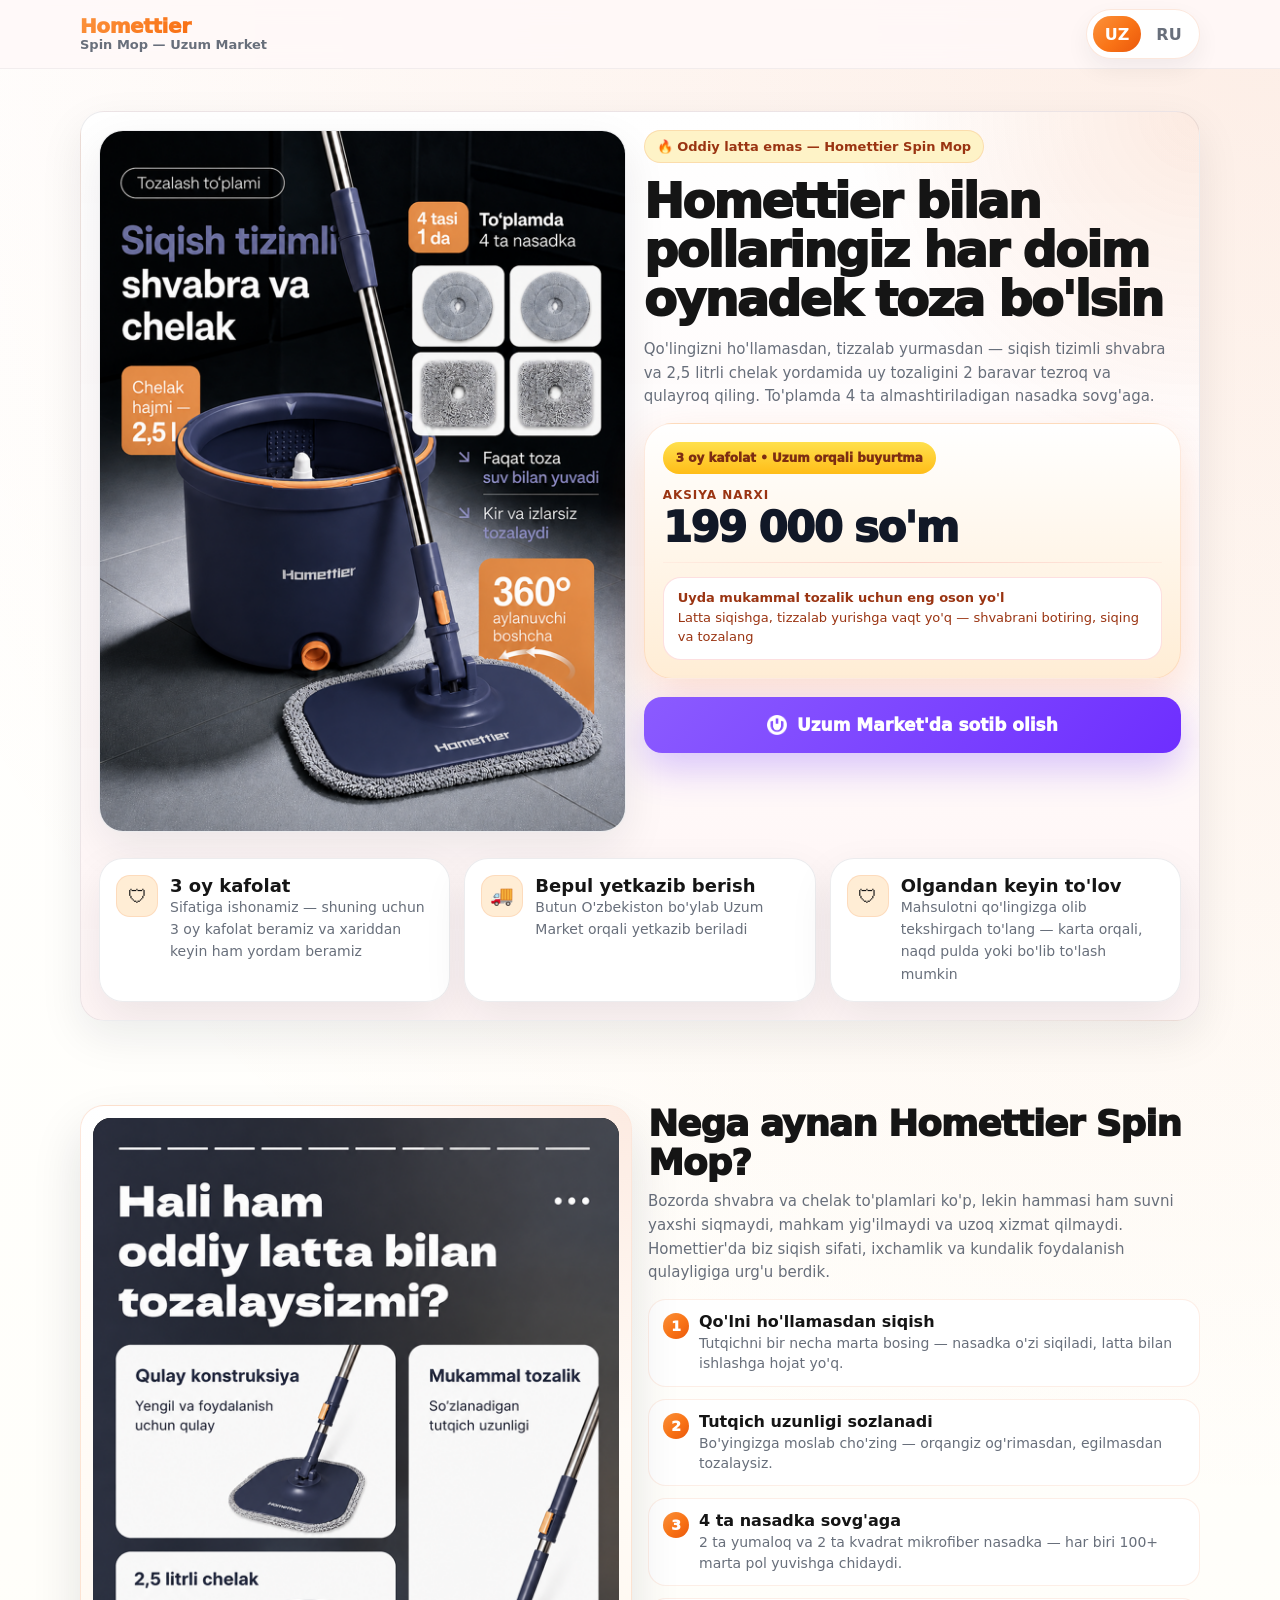
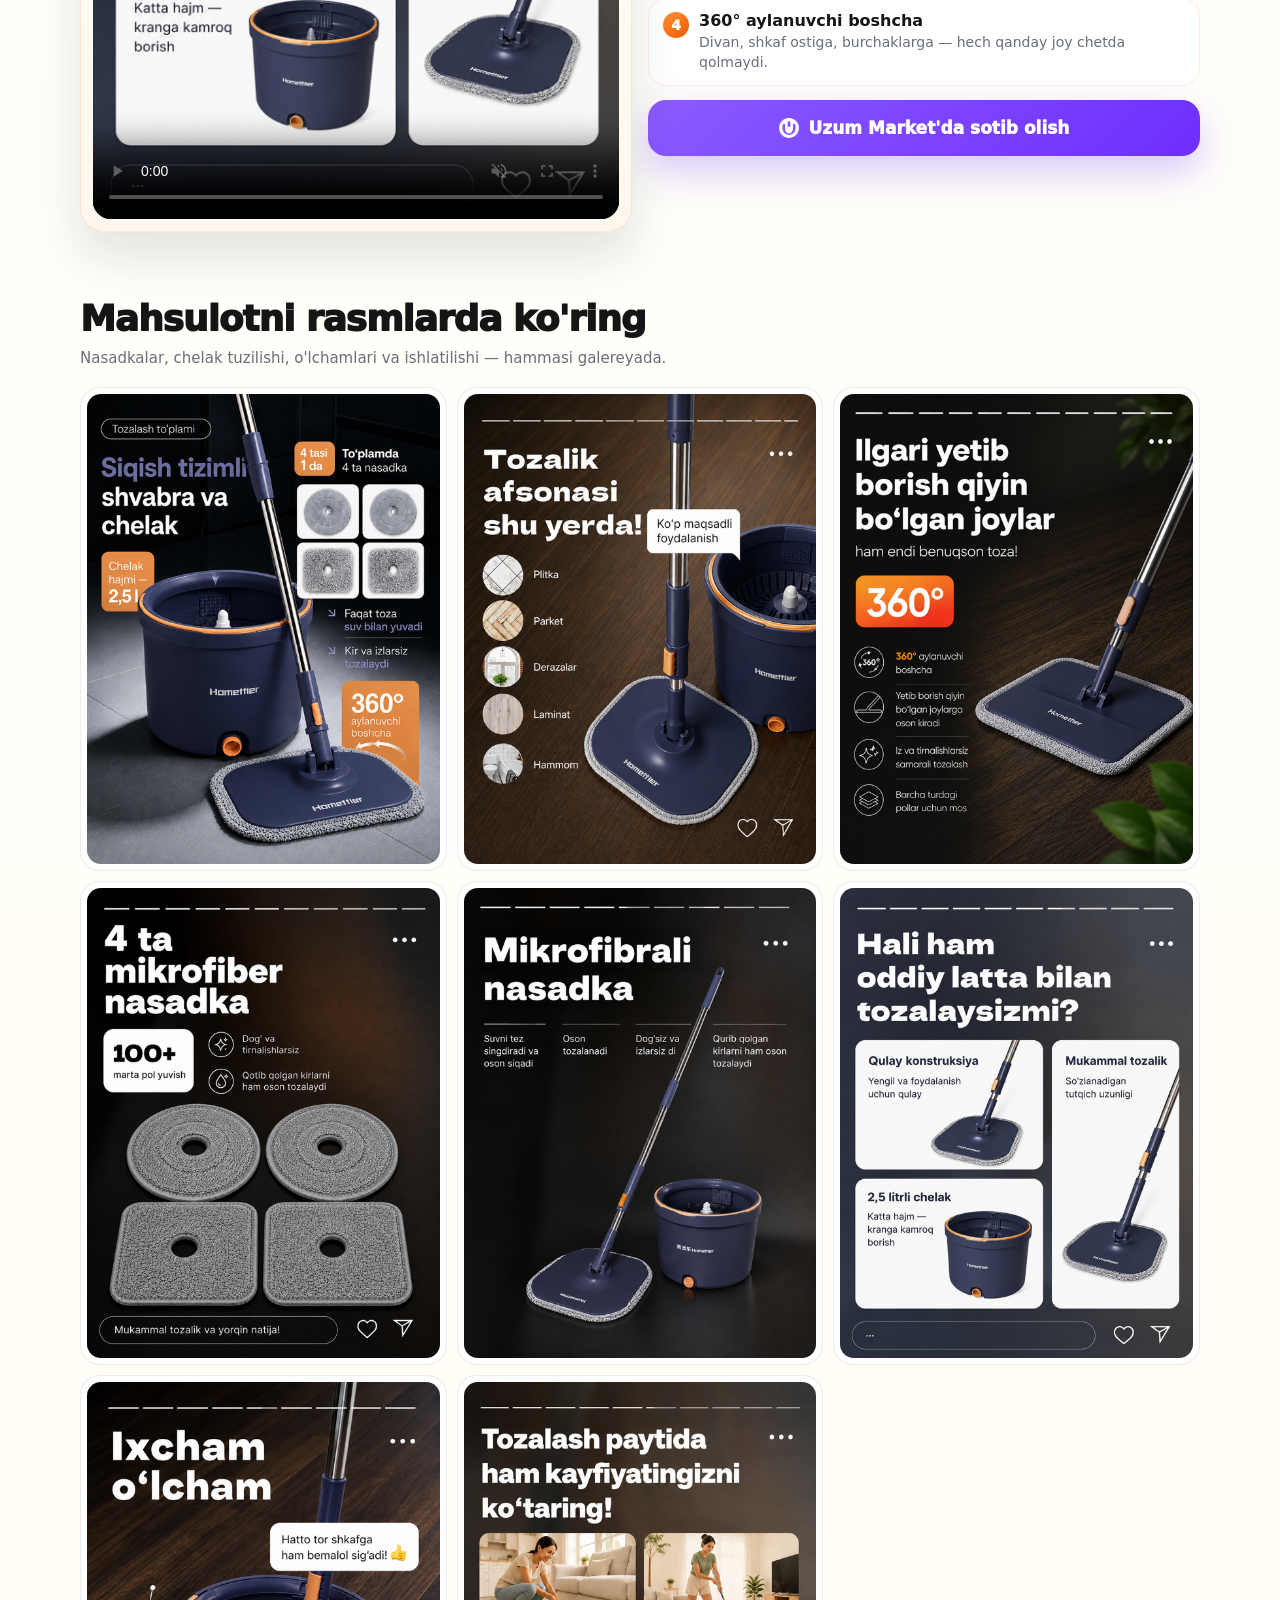
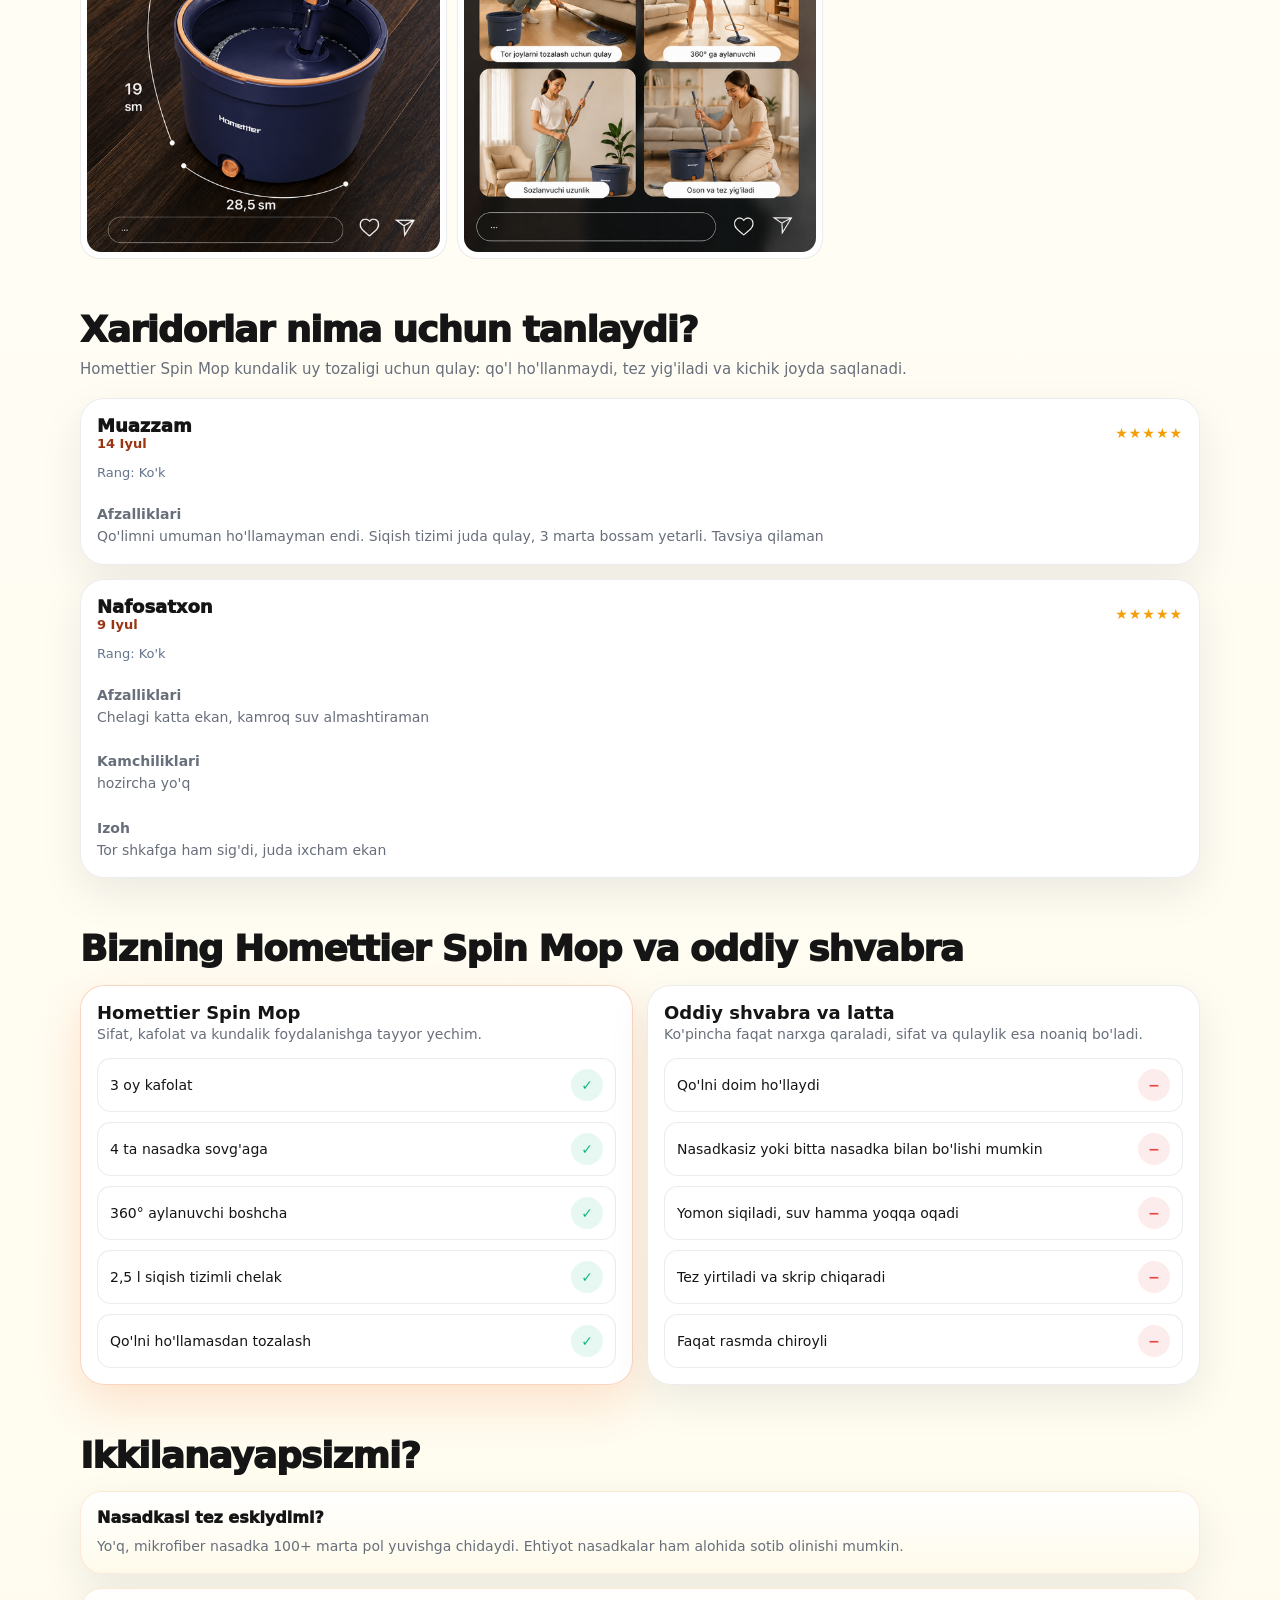
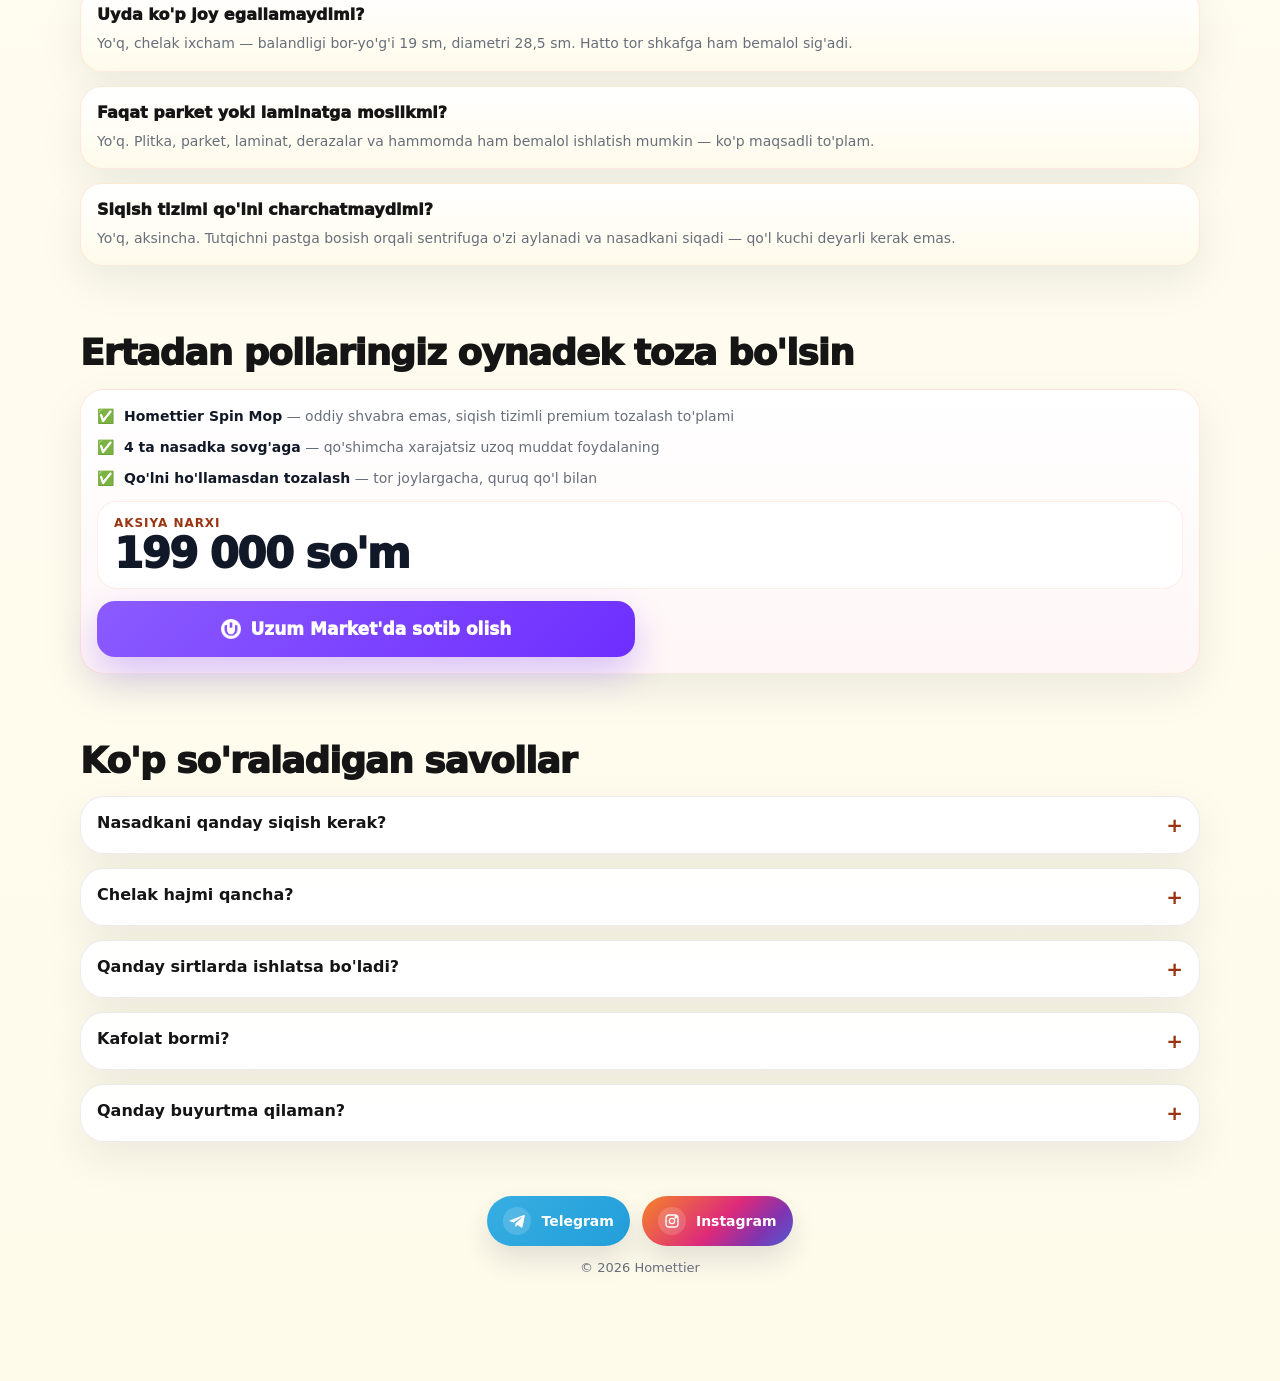
<file: homettier.html>
<!DOCTYPE html>
<html lang="uz">
<head>
  <meta charset="UTF-8" />
  <meta name="viewport" content="width=device-width, initial-scale=1.0, viewport-fit=cover" />
  <title>Homettier — Siqish tizimli Spin Mop | Uy uchun premium tozalash to'plami | Uzum Market</title>
  <meta name="description" content="Homettier Spin Mop — siqish tizimli shvabra va 2,5 litrli chelak to'plami. 4 ta mikrofiber nasadka sovg'aga, 360° aylanuvchi boshcha, qo'lni ho'llamasdan tozalash. 3 oy kafolat." />
  <meta name="theme-color" content="#ea580c" />
  <meta name="robots" content="index,follow" />
  <meta property="og:type" content="website" />
  <meta property="og:title" content="Homettier Spin Mop | Uy uchun premium tozalash to'plami — Uzum Market" />
  <meta property="og:description" content="Oddiy latta emas — Homettier Spin Mop. Qo'lingizni ho'llamasdan, tizzalab yurmasdan tozalang. 4 ta nasadka sovg'aga va 3 oy kafolat." />
  <meta property="og:image" content="images/homettier/h1.png" />
  <meta property="og:url" content="https://shopland.uz/homettier.html" />
  <meta name="twitter:card" content="summary_large_image" />
  <link rel="canonical" href="https://shopland.uz/homettier.html" />

  <link href="data:image/svg+xml,<svg xmlns='http://www.w3.org/2000/svg' viewBox='0 0 100 100'><rect width='100' height='100' rx='20' fill='%23ea580c'/><text x='50' y='74' font-family='Arial, sans-serif' font-weight='bold' font-size='58' fill='white' text-anchor='middle'>H</text></svg>" rel="icon" />
  <link rel="preconnect" href="https://images.uzum.uz" crossorigin />
  <link rel="preconnect" href="https://connect.facebook.net" crossorigin />
  <link rel="preload" as="image" href="./images/homettier/h1.png" fetchpriority="high" />

  <link rel="stylesheet" href="./css/style.css" />

  <!-- Meta Pixel Code -->
  <script>
  !function(f,b,e,v,n,t,s){if(f.fbq)return;n=f.fbq=function(){n.callMethod?n.callMethod.apply(n,arguments):n.queue.push(arguments)};if(!f._fbq)f._fbq=n;n.push=n;n.loaded=!0;n.version='2.0';n.queue=[];t=b.createElement(e);t.async=!0;t.src=v;s=b.getElementsByTagName(e)[0];s.parentNode.insertBefore(t,s)}(window, document,'script','https://connect.facebook.net/en_US/fbevents.js');
  fbq('init', '1585367583209498');
  fbq('track', 'PageView');
  </script>
  <noscript><img height="1" width="1" style="display:none" src="https://www.facebook.com/tr?id=1585367583209498&ev=PageView&noscript=1" /></noscript>
  <!-- End Meta Pixel Code -->
</head>
<body>
  <header class="topbar">
    <div class="container topbar-inner">
      <a href="#" class="brand"><span class="brand-copy"><span>Homettier</span><small data-uz="Spin Mop — Uzum Market" data-ru="Spin Mop — Uzum Market">Spin Mop — Uzum Market</small></span></a>
      <div class="lang-switch" aria-label="Language switcher"><button class="lang-btn active" data-lang-btn="uz" type="button">UZ</button><button class="lang-btn" data-lang-btn="ru" type="button">RU</button></div>
    </div>
  </header>

  <main id="top">
    <section class="hero section-lg" id="hero-section">
      <div class="container">
        <div class="hero-wrap card">
          <div class="hero-media"><img src="./images/homettier/h1.png" alt="Homettier Spin Mop — siqish tizimli shvabra va chelak to'plami" loading="eager" fetchpriority="high" decoding="async" /></div>
          <div class="hero-copy">
            <div class="eyebrow" data-uz="🔥 Oddiy latta emas — Homettier Spin Mop" data-ru="🔥 Не просто тряпка — Homettier Spin Mop">🔥 Oddiy latta emas — Homettier Spin Mop</div>
            <h1 data-uz="Homettier bilan pollaringiz har doim oynadek toza bo'lsin" data-ru="Пусть ваши полы всегда будут блестящими чистыми с Homettier">Homettier bilan pollaringiz har doim oynadek toza bo'lsin</h1>
            <p class="lead" data-uz="Qo'lingizni ho'llamasdan, tizzalab yurmasdan — siqish tizimli shvabra va 2,5 litrli chelak yordamida uy tozaligini 2 baravar tezroq va qulayroq qiling. To'plamda 4 ta almashtiriladigan nasadka sovg'aga." data-ru="Без намокания рук и ползания на коленях — с системой отжима и ведром 2,5 литра уборка дома в 2 раза быстрее и удобнее. В комплекте 4 сменные насадки в подарок.">Qo'lingizni ho'llamasdan, tizzalab yurmasdan — siqish tizimli shvabra va 2,5 litrli chelak yordamida uy tozaligini 2 baravar tezroq va qulayroq qiling. To'plamda 4 ta almashtiriladigan nasadka sovg'aga.</p>
            <div class="price-box">
              <span class="discount-pill" data-uz="3 oy kafolat • Uzum orqali buyurtma" data-ru="Гарантия 3 месяца • Заказ через Uzum">3 oy kafolat • Uzum orqali buyurtma</span>
              <div class="price-main"><div class="price-main-left"><span class="price-caption" data-uz="Aksiya narxi" data-ru="Цена по акции">Aksiya narxi</span><span class="new-price" data-uz="199 000 so'm" data-ru="199 000 сум">199 000 so'm</span></div></div>
              <div style="height:1px;background:linear-gradient(90deg,rgba(239,32,41,.04),rgba(239,32,41,.18),rgba(239,32,41,.04))"></div>
              <div style="padding:12px 14px;border-radius:18px;background:#fff;border:1px solid rgba(239,32,41,.14)"><div class="timer-label" data-uz="Uyda mukammal tozalik uchun eng oson yo'l" data-ru="Самый простой способ идеальной чистоты дома">Uyda mukammal tozalik uchun eng oson yo'l</div><p style="font-size:13px;color:#9a3412;margin-top:4px;line-height:1.45" data-uz="Latta siqishga, tizzalab yurishga vaqt yo'q — shvabrani botiring, siqing va tozalang" data-ru="Нет времени на тряпки и ползание на коленях — макайте, отжимайте и мойте">Latta siqishga, tizzalab yurishga vaqt yo'q — shvabrani botiring, siqing va tozalang</p></div>
            </div>
            <div class="btn-row" style="margin-top: 4px;"><a href="https://uzum.uz/ru/product/umnaya-shvabra-iz-indigo---251-2290269" class="btn btn-uzum" rel="nofollow noopener noreferrer" target="_blank" id="hero-uzum-btn"><img src="./assets/uzum-logo.webp" alt="Uzum logo" /><span data-uz="Uzum Market'da sotib olish" data-ru="Купить в Uzum Market">Uzum Market'da sotib olish</span></a></div>
          </div>
          <div class="proof-row-full">
            <div class="trust-item card"><div class="icon-box">🛡</div><div><h3 data-uz="3 oy kafolat" data-ru="Гарантия 3 месяца">3 oy kafolat</h3><p data-uz="Sifatiga ishonamiz — shuning uchun 3 oy kafolat beramiz va xariddan keyin ham yordam beramiz" data-ru="Мы уверены в качестве — поэтому даём гарантию 3 месяца и поддерживаем вас после покупки">Sifatiga ishonamiz — shuning uchun 3 oy kafolat beramiz va xariddan keyin ham yordam beramiz</p></div></div>
            <div class="trust-item card"><div class="icon-box">🚚</div><div><h3 data-uz="Bepul yetkazib berish" data-ru="Бесплатная доставка">Bepul yetkazib berish</h3><p data-uz="Butun O'zbekiston bo'ylab Uzum Market orqali yetkazib beriladi" data-ru="Доставка по всему Узбекистану через Uzum Market">Butun O'zbekiston bo'ylab Uzum Market orqali yetkazib beriladi</p></div></div>
            <div class="trust-item card"><div class="icon-box">🛡</div><div><h3 data-uz="Olgandan keyin to'lov" data-ru="Оплата после получения">Olgandan keyin to'lov</h3><p data-uz="Mahsulotni qo'lingizga olib tekshirgach to'lang — karta orqali, naqd pulda yoki bo'lib to'lash mumkin" data-ru="Получите товар, проверьте и только потом оплатите — картой, наличными или в рассрочку">Mahsulotni qo'lingizga olib tekshirgach to'lang — karta orqali, naqd pulda yoki bo'lib to'lash mumkin</p></div></div>
          </div>
        </div>
      </div>
    </section>

    <section class="section-lg">
      <div class="container showcase">
        <div class="video-shell card">
          <video id="inlineVideo" muted playsinline webkit-playsinline preload="none" controls loop poster="./images/homettier/h6.png">
            <source src="./assets/homettier_video.mp4" type="video/mp4" />
          </video>
        </div>
        <div style="display:grid;gap:14px;align-content:start">
          <div class="section-head" style="margin-bottom:0">
            <h2 data-uz="Nega aynan Homettier Spin Mop?" data-ru="Почему именно Homettier Spin Mop?">Nega aynan Homettier Spin Mop?</h2>
            <p class="lead" data-uz="Bozorda shvabra va chelak to'plamlari ko'p, lekin hammasi ham suvni yaxshi siqmaydi, mahkam yig'ilmaydi va uzoq xizmat qilmaydi. Homettier'da biz siqish sifati, ixchamlik va kundalik foydalanish qulayligiga urg'u berdik." data-ru="Наборов швабра-ведро много, но не все хорошо отжимают воду, собираются крепко и служат долго. В Homettier мы сделали акцент на качестве отжима, компактности и удобстве ежедневного использования.">Bozorda shvabra va chelak to'plamlari ko'p, lekin hammasi ham suvni yaxshi siqmaydi, mahkam yig'ilmaydi va uzoq xizmat qilmaydi. Homettier'da biz siqish sifati, ixchamlik va kundalik foydalanish qulayligiga urg'u berdik.</p>
          </div>
          <div class="feature-list">
            <div class="feature-line"><div class="red-dot">1</div><div><b data-uz="Qo'lni ho'llamasdan siqish" data-ru="Отжим без намокания рук">Qo'lni ho'llamasdan siqish</b><span data-uz="Tutqichni bir necha marta bosing — nasadka o'zi siqiladi, latta bilan ishlashga hojat yo'q." data-ru="Нажмите ручку несколько раз — насадка отжимается сама, не нужно касаться тряпки.">Tutqichni bir necha marta bosing — nasadka o'zi siqiladi, latta bilan ishlashga hojat yo'q.</span></div></div>
            <div class="feature-line"><div class="red-dot">2</div><div><b data-uz="Tutqich uzunligi sozlanadi" data-ru="Регулируемая длина ручки">Tutqich uzunligi sozlanadi</b><span data-uz="Bo'yingizga moslab cho'zing — orqangiz og'rimasdan, egilmasdan tozalaysiz." data-ru="Отрегулируйте под свой рост — убираете без боли в спине и наклонов.">Bo'yingizga moslab cho'zing — orqangiz og'rimasdan, egilmasdan tozalaysiz.</span></div></div>
            <div class="feature-line"><div class="red-dot">3</div><div><b data-uz="4 ta nasadka sovg'aga" data-ru="4 насадки в подарок">4 ta nasadka sovg'aga</b><span data-uz="2 ta yumaloq va 2 ta kvadrat mikrofiber nasadka — har biri 100+ marta pol yuvishga chidaydi." data-ru="2 круглые и 2 квадратные микрофибровые насадки — каждая выдерживает 100+ циклов мытья.">2 ta yumaloq va 2 ta kvadrat mikrofiber nasadka — har biri 100+ marta pol yuvishga chidaydi.</span></div></div>
            <div class="feature-line"><div class="red-dot">4</div><div><b data-uz="360° aylanuvchi boshcha" data-ru="Поворотная головка 360°">360° aylanuvchi boshcha</b><span data-uz="Divan, shkaf ostiga, burchaklarga — hech qanday joy chetda qolmaydi." data-ru="Под диваном, шкафом, в углах — ни одно место не останется неочищенным.">Divan, shkaf ostiga, burchaklarga — hech qanday joy chetda qolmaydi.</span></div></div>
          </div>
          <a href="https://uzum.uz/ru/product/umnaya-shvabra-iz-indigo---251-2290269" class="btn btn-uzum" rel="nofollow noopener noreferrer" target="_blank" id="why-uzum-btn"><img src="./assets/uzum-logo.webp" alt="Uzum logo" /><span data-uz="Uzum Market'da sotib olish" data-ru="Купить в Uzum Market">Uzum Market'da sotib olish</span></a>
        </div>
      </div>
    </section>

    <section class="section">
      <div class="container">
        <div class="section-head">
          <h2 data-uz="Mahsulotni rasmlarda ko'ring" data-ru="Посмотрите товар в деталях">Mahsulotni rasmlarda ko'ring</h2>
          <p class="lead" data-uz="Nasadkalar, chelak tuzilishi, o'lchamlari va ishlatilishi — hammasi galereyada." data-ru="Насадки, устройство ведра, размеры и процесс использования — всё в галерее.">Nasadkalar, chelak tuzilishi, o'lchamlari va ishlatilishi — hammasi galereyada.</p>
        </div>
        <div class="gallery-grid" id="galleryGrid">
          <button class="gallery-card" type="button" data-popup-img="./images/homettier/h1.png"><img src="./images/homettier/h1.png" alt="Homettier Spin Mop galereya 1" loading="lazy" /></button>
          <button class="gallery-card" type="button" data-popup-img="./images/homettier/h2.png"><img src="./images/homettier/h2.png" alt="Homettier Spin Mop galereya 2" loading="lazy" /></button>
          <button class="gallery-card" type="button" data-popup-img="./images/homettier/h3.png"><img src="./images/homettier/h3.png" alt="Homettier Spin Mop galereya 3" loading="lazy" /></button>
          <button class="gallery-card" type="button" data-popup-img="./images/homettier/h4.png"><img src="./images/homettier/h4.png" alt="Homettier Spin Mop galereya 4" loading="lazy" /></button>
          <button class="gallery-card" type="button" data-popup-img="./images/homettier/h5.png"><img src="./images/homettier/h5.png" alt="Homettier Spin Mop galereya 5" loading="lazy" /></button>
          <button class="gallery-card" type="button" data-popup-img="./images/homettier/h6.png"><img src="./images/homettier/h6.png" alt="Homettier Spin Mop galereya 6" loading="lazy" /></button>
          <button class="gallery-card" type="button" data-popup-img="./images/homettier/h7.png"><img src="./images/homettier/h7.png" alt="Homettier Spin Mop galereya 7" loading="lazy" /></button>
          <button class="gallery-card" type="button" data-popup-img="./images/homettier/h8.png"><img src="./images/homettier/h8.png" alt="Homettier Spin Mop galereya 8" loading="lazy" /></button>
        </div>
      </div>
    </section>

    <section class="section" id="reviews">
      <div class="container">
        <div class="section-head">
          <h2 data-uz="Xaridorlar nima uchun tanlaydi?" data-ru="Почему покупатели выбирают нас?">Xaridorlar nima uchun tanlaydi?</h2>
          <p class="lead" data-uz="Homettier Spin Mop kundalik uy tozaligi uchun qulay: qo'l ho'llanmaydi, tez yig'iladi va kichik joyda saqlanadi." data-ru="Homettier Spin Mop удобен для ежедневной уборки: руки не мокнут, быстро складывается и хранится в небольшом месте.">Homettier Spin Mop kundalik uy tozaligi uchun qulay: qo'l ho'llanmaydi, tez yig'iladi va kichik joyda saqlanadi.</p>
        </div>
        <div class="reviews-list">
          <div class="review-card card">
            <div class="review-top">
              <div><div class="review-name">Muazzam</div><div class="review-title" data-uz="14 Iyul" data-ru="14 Июля">14 Iyul</div></div>
              <div class="stars">★★★★★</div>
            </div>
            <p class="review-text" style="color: #64748b; font-size: 13px; margin-bottom: 8px;" data-uz="Rang: Ko'k" data-ru="Цвет: Синий">Rang: Ko'k</p>
            <p class="review-text" data-uz="<b>Afzalliklari</b><br>Qo'limni umuman ho'llamayman endi. Siqish tizimi juda qulay, 3 marta bossam yetarli. Tavsiya qilaman" data-ru="<b>Преимущества</b><br>Руки больше совсем не мокнут. Система отжима очень удобная, 3 нажатия достаточно. Рекомендую"><b>Afzalliklari</b><br>Qo'limni umuman ho'llamayman endi. Siqish tizimi juda qulay, 3 marta bossam yetarli. Tavsiya qilaman</p>
          </div>
          <div class="review-card card">
            <div class="review-top">
              <div><div class="review-name">Nafosatxon</div><div class="review-title" data-uz="9 Iyul" data-ru="9 Июля">9 Iyul</div></div>
              <div class="stars">★★★★★</div>
            </div>
            <p class="review-text" style="color: #64748b; font-size: 13px; margin-bottom: 8px;" data-uz="Rang: Ko'k" data-ru="Цвет: Синий">Rang: Ko'k</p>
            <p class="review-text" data-uz="<b>Afzalliklari</b><br>Chelagi katta ekan, kamroq suv almashtiraman<br><br><b>Kamchiliklari</b><br>hozircha yo'q<br><br><b>Izoh</b><br>Tor shkafga ham sig'di, juda ixcham ekan" data-ru="<b>Преимущества</b><br>Ведро оказалось большим, воду меняю реже<br><br><b>Недостатки</b><br>пока нет<br><br><b>Комментарий</b><br>Поместилось и в узкий шкаф, очень компактное"><b>Afzalliklari</b><br>Chelagi katta ekan, kamroq suv almashtiraman<br><br><b>Kamchiliklari</b><br>hozircha yo'q<br><br><b>Izoh</b><br>Tor shkafga ham sig'di, juda ixcham ekan</p>
          </div>
        </div>
      </div>
    </section>

    <section class="section">
      <div class="container">
        <div class="section-head">
          <h2 data-uz="Bizning Homettier Spin Mop va oddiy shvabra" data-ru="Наш Homettier Spin Mop и обычная швабра">Bizning Homettier Spin Mop va oddiy shvabra</h2>
        </div>
        <div class="compare-grid">
          <div class="compare-card card highlight">
            <h3 data-uz="Homettier Spin Mop" data-ru="Homettier Spin Mop">Homettier Spin Mop</h3>
            <p data-uz="Sifat, kafolat va kundalik foydalanishga tayyor yechim." data-ru="Качество, гарантия и готовое решение для ежедневной уборки.">Sifat, kafolat va kundalik foydalanishga tayyor yechim.</p>
            <div class="compare-table">
              <div class="cmp-row"><span data-uz="3 oy kafolat" data-ru="Гарантия 3 месяца">3 oy kafolat</span><span class="cmp-good">✓</span></div>
              <div class="cmp-row"><span data-uz="4 ta nasadka sovg'aga" data-ru="4 насадки в подарок">4 ta nasadka sovg'aga</span><span class="cmp-good">✓</span></div>
              <div class="cmp-row"><span data-uz="360° aylanuvchi boshcha" data-ru="Поворотная головка 360°">360° aylanuvchi boshcha</span><span class="cmp-good">✓</span></div>
              <div class="cmp-row"><span data-uz="2,5 l siqish tizimli chelak" data-ru="Ведро 2,5 л с системой отжима">2,5 l siqish tizimli chelak</span><span class="cmp-good">✓</span></div>
              <div class="cmp-row"><span data-uz="Qo'lni ho'llamasdan tozalash" data-ru="Уборка без намокания рук">Qo'lni ho'llamasdan tozalash</span><span class="cmp-good">✓</span></div>
            </div>
          </div>
          <div class="compare-card card">
            <h3 data-uz="Oddiy shvabra va latta" data-ru="Обычная швабра и тряпка">Oddiy shvabra va latta</h3>
            <p data-uz="Ko'pincha faqat narxga qaraladi, sifat va qulaylik esa noaniq bo'ladi." data-ru="Часто выбирают только по цене, а качество и удобство остаются непонятными.">Ko'pincha faqat narxga qaraladi, sifat va qulaylik esa noaniq bo'ladi.</p>
            <div class="compare-table">
              <div class="cmp-row"><span data-uz="Qo'lni doim ho'llaydi" data-ru="Руки всегда мокнут">Qo'lni doim ho'llaydi</span><span class="cmp-bad">−</span></div>
              <div class="cmp-row"><span data-uz="Nasadkasiz yoki bitta nasadka bilan bo'lishi mumkin" data-ru="Может быть без насадки или с одной">Nasadkasiz yoki bitta nasadka bilan bo'lishi mumkin</span><span class="cmp-bad">−</span></div>
              <div class="cmp-row"><span data-uz="Yomon siqiladi, suv hamma yoqqa oqadi" data-ru="Плохо отжимается, вода течёт везде">Yomon siqiladi, suv hamma yoqqa oqadi</span><span class="cmp-bad">−</span></div>
              <div class="cmp-row"><span data-uz="Tez yirtiladi va skrip chiqaradi" data-ru="Быстро рвётся и скрипит">Tez yirtiladi va skrip chiqaradi</span><span class="cmp-bad">−</span></div>
              <div class="cmp-row"><span data-uz="Faqat rasmda chiroyli" data-ru="Красиво только на фото">Faqat rasmda chiroyli</span><span class="cmp-bad">−</span></div>
            </div>
          </div>
        </div>
      </div>
    </section>

    <section class="section doubts" id="doubts">
      <div class="container">
        <div class="section-head"><h2 data-ru="Есть сомнения?" data-uz="Ikkilanayapsizmi?">Ikkilanayapsizmi?</h2></div>
        <div class="doubts-grid">
          <div class="dcard">
            <div class="q" data-ru="Насадка быстро изнашивается?" data-uz="Nasadkasi tez eskiydimi?">Nasadkasi tez eskiydimi?</div>
            <div class="a" data-ru="Нет, микрофибровая насадка выдерживает 100+ циклов мытья полов. Запасные насадки также можно докупить отдельно." data-uz="Yo'q, mikrofiber nasadka 100+ marta pol yuvishga chidaydi. Ehtiyot nasadkalar ham alohida sotib olinishi mumkin.">Yo'q, mikrofiber nasadka 100+ marta pol yuvishga chidaydi. Ehtiyot nasadkalar ham alohida sotib olinishi mumkin.</div>
          </div>
          <div class="dcard">
            <div class="q" data-ru="Не займёт много места дома?" data-uz="Uyda ko'p joy egallamaydimi?">Uyda ko'p joy egallamaydimi?</div>
            <div class="a" data-ru="Нет, ведро компактное — высота всего 19 см, диаметр 28,5 см. Поместится даже в узкий шкаф." data-uz="Yo'q, chelak ixcham — balandligi bor-yo'g'i 19 sm, diametri 28,5 sm. Hatto tor shkafga ham bemalol sig'adi.">Yo'q, chelak ixcham — balandligi bor-yo'g'i 19 sm, diametri 28,5 sm. Hatto tor shkafga ham bemalol sig'adi.</div>
          </div>
          <div class="dcard">
            <div class="q" data-ru="Подходит только для паркета или ламината?" data-uz="Faqat parket yoki laminatga moslikmi?">Faqat parket yoki laminatga moslikmi?</div>
            <div class="a" data-ru="Нет. Плитка, паркет, ламинат, окна и ванная — можно использовать везде, это многоцелевой набор." data-uz="Yo'q. Plitka, parket, laminat, derazalar va hammomda ham bemalol ishlatish mumkin — ko'p maqsadli to'plam.">Yo'q. Plitka, parket, laminat, derazalar va hammomda ham bemalol ishlatish mumkin — ko'p maqsadli to'plam.</div>
          </div>
          <div class="dcard">
            <div class="q" data-ru="Система отжима не утомляет руку?" data-uz="Siqish tizimi qo'lni charchatmaydimi?">Siqish tizimi qo'lni charchatmaydimi?</div>
            <div class="a" data-ru="Нет, наоборот. Нажатием ручки вниз центрифуга сама крутится и отжимает насадку — усилие рук почти не нужно." data-uz="Yo'q, aksincha. Tutqichni pastga bosish orqali sentrifuga o'zi aylanadi va nasadkani siqadi — qo'l kuchi deyarli kerak emas.">Yo'q, aksincha. Tutqichni pastga bosish orqali sentrifuga o'zi aylanadi va nasadkani siqadi — qo'l kuchi deyarli kerak emas.</div>
          </div>
        </div>
      </div>
    </section>

    <section class="section-lg">
      <div class="container">
        <div class="section-head"><h2 data-uz="Ertadan pollaringiz oynadek toza bo'lsin" data-ru="Уже завтра ваши полы будут зеркально чистыми">Ertadan pollaringiz oynadek toza bo'lsin</h2></div>
        <div class="cta-card card">
          <div class="cta-bullets">
            <div class="item"><span>✅</span><span><strong data-uz="Homettier Spin Mop" data-ru="Homettier Spin Mop">Homettier Spin Mop</strong> — <span data-uz="oddiy shvabra emas, siqish tizimli premium tozalash to'plami" data-ru="не обычная швабра, а премиальный набор для уборки с системой отжима">oddiy shvabra emas, siqish tizimli premium tozalash to'plami</span></span></div>
            <div class="item"><span>✅</span><span><strong data-uz="4 ta nasadka sovg'aga" data-ru="4 насадки в подарок">4 ta nasadka sovg'aga</strong> — <span data-uz="qo'shimcha xarajatsiz uzoq muddat foydalaning" data-ru="пользуйтесь долго без дополнительных затрат">qo'shimcha xarajatsiz uzoq muddat foydalaning</span></span></div>
            <div class="item"><span>✅</span><span><strong data-uz="Qo'lni ho'llamasdan tozalash" data-ru="Уборка без намокания рук">Qo'lni ho'llamasdan tozalash</strong> — <span data-uz="tor joylargacha, quruq qo'l bilan" data-ru="даже в труднодоступных местах, с сухими руками">tor joylargacha, quruq qo'l bilan</span></span></div>
          </div>
          <div class="cta-price-row">
            <div class="cta-price-stack"><small data-uz="Aksiya narxi" data-ru="Цена по акции">Aksiya narxi</small><span class="new-price" data-uz="199 000 so'm" data-ru="199 000 сум">199 000 so'm</span></div>
          </div>
          <div class="cta-actions">
            <a href="https://uzum.uz/ru/product/umnaya-shvabra-iz-indigo---251-2290269" class="btn btn-uzum" rel="nofollow noopener noreferrer" target="_blank" id="cta-uzum-btn"><img src="./assets/uzum-logo.webp" alt="Uzum logo" /><span data-uz="Uzum Market'da sotib olish" data-ru="Купить в Uzum Market">Uzum Market'da sotib olish</span></a>
          </div>
        </div>
      </div>
    </section>

    <section class="section" id="faq">
      <div class="container">
        <div class="section-head"><h2 data-uz="Ko'p so'raladigan savollar" data-ru="Частые вопросы">Ko'p so'raladigan savollar</h2></div>
        <div class="faq-grid">
          <details class="faq-item card"><summary data-uz="Nasadkani qanday siqish kerak?" data-ru="Как правильно отжимать насадку?">Nasadkani qanday siqish kerak?</summary><p data-uz="Nasadkani sentrifuga bo'limiga joylashtiring va tutqichni pastga bosing. Eng yaxshi natija uchun kamida 3 marta bosish tavsiya etiladi." data-ru="Поместите насадку в секцию центрифуги и нажмите ручку вниз. Для лучшего результата рекомендуется нажать не менее 3 раз.">Nasadkani sentrifuga bo'limiga joylashtiring va tutqichni pastga bosing. Eng yaxshi natija uchun kamida 3 marta bosish tavsiya etiladi.</p></details>
          <details class="faq-item card"><summary data-uz="Chelak hajmi qancha?" data-ru="Каков объём ведра?">Chelak hajmi qancha?</summary><p data-uz="Chelak hajmi 2,5 litr — bu kranga tez-tez borishni kamaytiradi va katta xonalarni ham bir chelak suv bilan yuvish imkonini beradi." data-ru="Объём ведра 2,5 литра — это снижает частоту похода к крану и позволяет мыть большие комнаты одним ведром воды.">Chelak hajmi 2,5 litr — bu kranga tez-tez borishni kamaytiradi va katta xonalarni ham bir chelak suv bilan yuvish imkonini beradi.</p></details>
          <details class="faq-item card"><summary data-uz="Qanday sirtlarda ishlatsa bo'ladi?" data-ru="На каких поверхностях можно использовать?">Qanday sirtlarda ishlatsa bo'ladi?</summary><p data-uz="Plitka, parket, laminat, derazalar va hammom kabi barcha turdagi qattiq sirtlarda ishlatish mumkin." data-ru="Можно использовать на всех видах твёрдых поверхностей: плитка, паркет, ламинат, окна и ванная.">Plitka, parket, laminat, derazalar va hammom kabi barcha turdagi qattiq sirtlarda ishlatish mumkin.</p></details>
          <details class="faq-item card"><summary data-uz="Kafolat bormi?" data-ru="Есть гарантия?">Kafolat bormi?</summary><p data-uz="Ha, Homettier Spin Mop uchun 3 oy kafolat beriladi. Savollar bo'lsa, qo'llab-quvvatlash xizmatiga yozishingiz mumkin." data-ru="Да, на Homettier Spin Mop действует гарантия 3 месяца. По вопросам можно написать в службу поддержки.">Ha, Homettier Spin Mop uchun 3 oy kafolat beriladi. Savollar bo'lsa, qo'llab-quvvatlash xizmatiga yozishingiz mumkin.</p></details>
          <details class="faq-item card"><summary data-uz="Qanday buyurtma qilaman?" data-ru="Как заказать?">Qanday buyurtma qilaman?</summary><p data-uz="Sahifadagi Uzum tugmasini bosing va mahsulot kartasi orqali buyurtma bering." data-ru="Нажмите кнопку Uzum на странице и оформите заказ через карточку товара.">Sahifadagi Uzum tugmasini bosing va mahsulot kartasi orqali buyurtma bering.</p></details>
        </div>
      </div>
    </section>
  </main>

  <div class="sticky-cta" id="stickyCta">
    <a href="https://uzum.uz/ru/product/umnaya-shvabra-iz-indigo---251-2290269" class="btn btn-uzum" rel="nofollow noopener noreferrer" target="_blank" id="sticky-uzum-btn"><img src="./assets/uzum-logo.webp" alt="Uzum logo" /><span data-uz="Uzum Market'da sotib olish" data-ru="Купить в Uzum Market">Uzum Market'da sotib olish</span></a>
  </div>

  <div class="sticky-mini-video" id="stickyMiniVideo">
    <button class="sticky-mini-video-close" type="button" id="stickyMiniVideoClose" aria-label="Close">×</button>
    <button class="sticky-mini-video-open" type="button" id="stickyMiniVideoOpen" aria-label="Open video">
      <video id="stickyMiniVideoEl" muted playsinline webkit-playsinline preload="none" loop poster="./images/homettier/h6.png">
        <source src="./assets/homettier_video.mp4" type="video/mp4" />
      </video>
      <div class="sticky-mini-video-overlay"><span class="sticky-mini-video-live-dot" aria-hidden="true"></span><span>Video</span></div>
    </button>
  </div>

  <div class="modal" id="galleryModal" aria-hidden="true">
    <div class="modal-content">
      <button class="modal-close" type="button" aria-label="Close">×</button>
      <img id="modalImage" alt="Gallery image" />
      <div class="modal-nav"><button type="button" id="prevImage">‹</button><button type="button" id="nextImage">›</button></div>
    </div>
  </div>

  <div class="video-modal" id="videoModal" aria-hidden="true">
    <div class="video-modal-content">
      <button class="video-close" type="button" aria-label="Close">×</button>
      <div class="video-title" data-uz="Homettier Spin Mop real video" data-ru="Реальное видео Homettier Spin Mop">Homettier Spin Mop real video</div>
      <video id="modalVideo" controls playsinline webkit-playsinline preload="none" poster="./images/homettier/h6.png">
        <source src="./assets/homettier_video.mp4" type="video/mp4" />
      </video>
      <div class="video-cta-wrap">
        <a href="https://uzum.uz/ru/product/umnaya-shvabra-iz-indigo---251-2290269" class="btn btn-uzum" rel="nofollow noopener noreferrer" target="_blank" id="video-modal-uzum-btn"><img src="./assets/uzum-logo.webp" alt="Uzum logo" /><span data-uz="Uzum Market'da sotib olish" data-ru="Купить в Uzum Market">Uzum Market'da sotib olish</span></a>
      </div>
    </div>
  </div>

  <footer>
    <div class="container">
      <div class="footer-socials">
        <a class="social-pill social-pill--telegram" href="https://t.me/homettier" target="_blank" rel="noopener noreferrer" id="footer-telegram">
          <span class="social-icon"><svg viewBox="0 0 24 24" fill="currentColor"><path d="M9.78 15.56 9.4 20.9c.54 0 .78-.23 1.06-.5l2.54-2.43 5.27 3.86c.97.54 1.65.26 1.91-.9l3.47-16.26.01-.01c.31-1.45-.52-2.02-1.47-1.66L1.79 10.87c-1.39.54-1.37 1.32-.24 1.67l5.22 1.63L18.9 6.56c.57-.35 1.09-.16.66.19"/></svg></span>Telegram
        </a>
        <a class="social-pill social-pill--instagram" href="https://www.instagram.com/chegirmauzz/" target="_blank" rel="noopener noreferrer" id="footer-instagram">
          <span class="social-icon"><svg viewBox="0 0 24 24" fill="none" stroke="currentColor" stroke-width="2"><rect x="3" y="3" width="18" height="18" rx="5"></rect><circle cx="12" cy="12" r="4"></circle><circle cx="17.5" cy="6.5" r="1"></circle></svg></span>Instagram
        </a>
      </div>
      <div>© 2026 Homettier</div>
    </div>
  </footer>

  <script src="./js/homettier.js"></script>
</body>
</html>
</file>
<file: css/style.css>
:root {
  --brand: #ea580c;
  --brand2: #f97316;
  --brand3: #fb923c;
  --uzum: #6E2EFF;
  --uzum2: #8b5bff;
  --text: #151515;
  --muted: #686f7b;
  --bg: #fffbeb;
  --panel: #fff;
  --line: rgba(17, 24, 39, .08);
  --shadow: 0 16px 44px rgba(17, 24, 39, .08);
  --shadow-red: 0 18px 46px rgba(234, 88, 12, .16);
  --shadow-strong: 0 24px 50px rgba(17, 24, 39, .12);
  --radius: 24px;
  --container: 1120px;
  --grad: linear-gradient(135deg, var(--brand3), var(--brand2) 55%, var(--brand));
  --uzum-grad: linear-gradient(135deg, var(--uzum2), var(--uzum));
}

* {
  box-sizing: border-box;
}

html {
  scroll-behavior: smooth;
}

body {
  margin: 0;
  font-family: Inter, ui-sans-serif, system-ui, -apple-system, BlinkMacSystemFont, "Segoe UI", sans-serif;
  color: var(--text);
  background: radial-gradient(circle at top right, rgba(234, 88, 12, .10), transparent 24%), linear-gradient(180deg, #fff 0%, var(--bg) 100%);
  -webkit-font-smoothing: antialiased;
  text-rendering: optimizeLegibility;
  padding-bottom: 96px;
}

img {
  display: block;
  max-width: 100%;
}

a {
  text-decoration: none;
  color: inherit;
}

button {
  font: inherit;
}

.container {
  width: min(calc(100% - 30px), var(--container));
  margin: 0 auto;
}

.section {
  padding: 26px 0;
}

.section-lg {
  padding: 42px 0;
}

.card,
.soft-card {
  background: rgba(255, 255, 255, .96);
  border: 1px solid var(--line);
  border-radius: var(--radius);
  box-shadow: var(--shadow);
}

.soft-card {
  background: linear-gradient(180deg, #fff, #fff7ed);
  border-color: rgba(234, 88, 12, .12);
}

.topbar {
  position: sticky;
  top: 0;
  z-index: 50;
  background: rgba(255, 248, 248, .86);
  border-bottom: 1px solid rgba(17, 24, 39, .05);
  backdrop-filter: blur(14px);
  -webkit-backdrop-filter: blur(14px);
}

.topbar-inner {
  min-height: 68px;
  display: flex;
  align-items: center;
  justify-content: space-between;
  gap: 12px;
}

.brand {
  display: inline-flex;
  align-items: center;
  gap: 12px;
  font-weight: 900;
}

.brand img {
  width: 40px;
  height: 40px;
  border-radius: 14px;
  object-fit: contain;
  padding: 8px;
  background: var(--grad);
  box-shadow: 0 10px 24px rgba(234, 88, 12, .18);
}

.brand-copy > span {
  display: block;
  font-size: 20px;
  line-height: 1.02;
  letter-spacing: -.02em;
  font-weight: 950;
  background: var(--grad);
  -webkit-background-clip: text;
  background-clip: text;
  color: transparent;
}

.brand-copy small {
  display: block;
  color: var(--muted);
  font-size: 13px;
  font-weight: 800;
}

.lang-switch {
  display: inline-flex;
  gap: 4px;
  padding: 6px;
  border-radius: 999px;
  background: #fff;
  border: 1px solid rgba(234, 88, 12, .14);
  box-shadow: 0 10px 24px rgba(17, 24, 39, .06);
}

.lang-btn {
  min-width: 48px;
  height: 36px;
  border: 0;
  border-radius: 999px;
  background: transparent;
  color: var(--muted);
  font-weight: 900;
  cursor: pointer;
  transition: all 0.2s ease;
}

.lang-btn.active {
  color: #fff;
  background: var(--grad);
}

h1, h2, h3, p {
  margin: 0;
}

h1 {
  font-size: clamp(29px, 6vw, 48px);
  line-height: 1.02;
  letter-spacing: -.04em;
  font-weight: 950;
}

h2 {
  font-size: clamp(24px, 5vw, 36px);
  line-height: 1.08;
  letter-spacing: -.03em;
  font-weight: 950;
}

h3 {
  font-size: 18px;
  line-height: 1.2;
}

.lead {
  font-size: 15px;
  color: var(--muted);
  line-height: 1.58;
}

.section-head {
  display: grid;
  gap: 8px;
  margin-bottom: 16px;
}

.eyebrow {
  width: fit-content;
  display: inline-flex;
  align-items: center;
  gap: 8px;
  padding: 8px 12px;
  border-radius: 999px;
  background: #fef3c7;
  border: 1px solid rgba(234, 88, 12, .14);
  color: #9a3412;
  font-size: 13px;
  font-weight: 900;
}

.hero-wrap {
  display: grid;
  grid-template-columns: minmax(0, 1fr) minmax(0, 1.02fr);
  gap: 18px;
  padding: 18px;
  overflow: hidden;
  background: radial-gradient(circle at 100% 0%, rgba(234, 88, 12, .12), transparent 24%), linear-gradient(180deg, rgba(255, 255, 255, .98), rgba(255, 245, 245, .96));
}

.hero-copy {
  display: grid;
  gap: 14px;
  align-content: start;
}

.hero-media {
  overflow: hidden;
  border-radius: 24px;
  border: 1px solid var(--line);
  background: #fff;
  box-shadow: var(--shadow);
  align-self: start;
}

.hero-media img {
  width: 100%;
  height: auto;
  display: block;
}

.price-box {
  display: grid;
  gap: 14px;
  padding: 18px;
  border-radius: 28px;
  background: linear-gradient(180deg, #fff, #ffedd5);
  border: 1px solid rgba(234, 88, 12, .12);
  box-shadow: var(--shadow-red);
}

.discount-pill {
  display: inline-flex;
  width: fit-content;
  padding: 9px 13px;
  border-radius: 999px;
  background: linear-gradient(180deg, #ffe04d, #ffbd18);
  color: #7c2d12;
  font-size: 12px;
  font-weight: 950;
}

.price-main {
  display: grid;
  grid-template-columns: 1fr auto;
  gap: 14px;
  align-items: end;
}

.price-main-left,
.price-main-right {
  display: grid;
  gap: 6px;
}

.price-main-right {
  text-align: right;
  justify-items: end;
}

.price-caption,
.old-price-label {
  font-size: 12px;
  font-weight: 800;
  color: #9a3412;
  text-transform: uppercase;
  letter-spacing: .08em;
}

.new-price {
  font-size: 42px;
  line-height: .95;
  font-weight: 950;
  color: #111827;
  letter-spacing: -.04em;
}

.old-price {
  font-size: 17px;
  font-weight: 800;
  color: #9ca3af;
  text-decoration: line-through;
  white-space: nowrap;
}

.timer-label {
  font-size: 13px;
  font-weight: 900;
  color: #9a3412;
}

.timer {
  display: grid;
  grid-template-columns: repeat(4, 1fr);
  gap: 8px;
  max-width: 360px;
}

.timer-item {
  background: #fff;
  border: 1px solid rgba(234, 88, 12, .14);
  border-radius: 16px;
  padding: 10px 6px;
  text-align: center;
}

.timer-item strong {
  display: block;
  font-size: 18px;
  line-height: 1;
  margin-bottom: 4px;
}

.timer-item span {
  font-size: 11px;
  color: #9a3412;
}

.btn-row {
  display: grid;
  gap: 10px;
}

.btn,
.btn-ghost {
  min-height: 56px;
  border: 0;
  border-radius: 18px;
  display: inline-flex;
  align-items: center;
  justify-content: center;
  padding: 0 20px;
  color: #fff;
  font-weight: 950;
  cursor: pointer;
  background: var(--grad);
  box-shadow: 0 14px 32px rgba(234, 88, 12, .22);
  font-size: 17px;
  transition: transform .18s ease;
}

.btn:hover {
  transform: translateY(-1px);
}

.btn-ghost {
  background: #fff;
  color: #111827;
  border: 1px solid rgba(17, 24, 39, .10);
  box-shadow: none;
}

.btn-uzum {
  background: var(--uzum-grad);
  box-shadow: 0 16px 36px rgba(110, 46, 255, .26);
  gap: 10px;
}

.btn-uzum img {
  width: 20px;
  height: 20px;
  border-radius: 6px;
  object-fit: cover;
  filter: brightness(0) invert(1);
}

.proof-row,
.proof-row-full,
.trust-grid,
.benefits-grid,
.compare-grid,
.faq-grid,
.doubts-grid {
  display: grid;
  gap: 14px;
}

.proof-row,
.trust-grid,
.compare-grid {
  grid-template-columns: repeat(2, minmax(0, 1fr));
}

.proof-row-full {
  grid-column: 1 / -1;
  grid-template-columns: repeat(3, minmax(0, 1fr));
  padding-top: 8px;
}

.trust-item {
  display: flex;
  gap: 12px;
  align-items: flex-start;
  padding: 16px;
}

.trust-item p,
.dcard .a,
.faq-item p,
.compare-card p {
  font-size: 14px;
  color: var(--muted);
  line-height: 1.58;
}

.icon-box {
  width: 42px;
  height: 42px;
  flex: 0 0 42px;
  border-radius: 14px;
  display: grid;
  place-items: center;
  background: #ffedd5;
  border: 1px solid rgba(234, 88, 12, .12);
  font-size: 19px;
}

.showcase {
  display: grid;
  grid-template-columns: minmax(0, 1fr) minmax(0, 1fr);
  gap: 16px;
}

.stepper-photo {
  overflow: hidden;
  border-radius: 24px;
  border: 1px solid var(--line);
  background: #fff;
  box-shadow: var(--shadow);
}

.stepper-photo img {
  width: 100%;
  height: 100%;
  object-fit: cover;
}

.feature-list {
  display: grid;
  gap: 12px;
}

.feature-line {
  display: flex;
  align-items: flex-start;
  gap: 10px;
  padding: 12px 14px;
  border-radius: 18px;
  background: #fff;
  border: 1px solid rgba(234, 88, 12, .10);
}

.feature-line b {
  display: block;
  margin-bottom: 2px;
}

.feature-line span {
  color: var(--muted);
  font-size: 14px;
  line-height: 1.45;
}

.red-dot {
  width: 26px;
  height: 26px;
  border-radius: 999px;
  flex: 0 0 26px;
  background: var(--grad);
  color: #fff;
  display: grid;
  place-items: center;
  font-size: 14px;
  font-weight: 950;
  margin-top: 1px;
}

.gallery-grid {
  display: grid;
  grid-template-columns: repeat(3, minmax(0, 1fr));
  gap: 10px;
}

.gallery-card {
  overflow: hidden;
  border-radius: 20px;
  border: 1px solid var(--line);
  background: #fff;
  padding: 6px;
  cursor: pointer;
  transition: transform .24s ease, box-shadow .24s ease;
}

.gallery-card:hover {
  transform: translateY(-4px);
  box-shadow: 0 18px 42px rgba(17, 24, 39, .10);
}

.gallery-card img {
  width: 100%;
  object-fit: cover;
  border-radius: 14px;
}

.benefits-grid {
  grid-template-columns: repeat(4, minmax(0, 1fr));
}

.benefit {
  display: flex;
  flex-direction: column;
  justify-content: center;
  align-items: center;
  text-align: center;
  gap: 8px;
  aspect-ratio: 1/1;
  padding: 16px;
}

.benefit h3 {
  font-size: 16px;
}

.warn-block {
  padding: 18px;
  border-radius: 28px;
  background: linear-gradient(180deg, #fff7ed, #ffedd5);
  border: 1px solid rgba(239, 68, 68, .22);
  box-shadow: 0 18px 42px rgba(239, 68, 68, .08);
}

.warn-head {
  display: flex;
  gap: 14px;
}

.warn-icon {
  width: 42px;
  height: 42px;
  border-radius: 14px;
  background: rgba(239, 68, 68, .10);
  border: 1px solid rgba(239, 68, 68, .20);
  display: grid;
  place-items: center;
  color: #dc2626;
  font-size: 22px;
  flex: 0 0 42px;
}

.warn-icon:after {
  content: "!";
  font-weight: 950;
}

.warn-copy {
  display: grid;
  gap: 10px;
}

.warn-copy h3 {
  font-size: 26px;
  line-height: 1.05;
  letter-spacing: -.03em;
}

.warn {
  color: #dc2626;
}

.warn-copy p {
  font-size: 15px;
  color: #7f1d1d;
  line-height: 1.58;
}

.compare-card,
.faq-item,
.dcard,
.cta-card {
  padding: 16px;
}

.compare-card.highlight {
  border: 1.5px solid rgba(234, 88, 12, .25);
  box-shadow: var(--shadow-red);
}

.compare-table {
  display: grid;
  gap: 10px;
  margin-top: 12px;
}

.cmp-row {
  display: grid;
  grid-template-columns: 1fr auto;
  gap: 8px;
  align-items: center;
  padding: 10px 12px;
  border-radius: 14px;
  background: #fff;
  border: 1px solid var(--line);
  font-size: 14px;
}

.cmp-good,
.cmp-bad {
  min-width: 32px;
  height: 32px;
  padding: 0 10px;
  display: inline-flex;
  align-items: center;
  justify-content: center;
  border-radius: 999px;
  font-weight: 900;
}

.cmp-good {
  background: rgba(16, 185, 129, .10);
  color: #10b981;
}

.cmp-bad {
  background: rgba(239, 68, 68, .10);
  color: #ef4444;
}

.doubts-grid {
  grid-template-columns: 1fr;
}

.dcard {
  background: linear-gradient(180deg, #fff, #fffbeb);
  border: 1px solid rgba(234, 88, 12, .12);
  border-radius: 22px;
  box-shadow: var(--shadow);
}

.dcard .q {
  font-size: 16px;
  font-weight: 950;
  margin-bottom: 8px;
}

.cta-card {
  display: grid;
  gap: 12px;
  background: linear-gradient(180deg, #fff, #fff6f6);
  border: 1px solid rgba(234, 88, 12, .12);
}

.cta-bullets {
  display: grid;
  gap: 10px;
}

.cta-bullets .item {
  display: flex;
  gap: 10px;
  align-items: flex-start;
  font-size: 14px;
  color: var(--muted);
  line-height: 1.5;
}

.cta-bullets .item strong {
  color: #111827;
}

.cta-price-row {
  display: flex;
  align-items: end;
  justify-content: space-between;
  gap: 12px;
  padding: 14px 16px;
  border-radius: 20px;
  background: #fff;
  border: 1px solid rgba(234, 88, 12, .10);
}

.cta-price-stack {
  display: grid;
  gap: 4px;
}

.cta-price-stack small {
  font-size: 12px;
  font-weight: 900;
  color: #9a3412;
  text-transform: uppercase;
  letter-spacing: .08em;
}

.cta-actions {
  display: grid;
  grid-template-columns: repeat(2, minmax(0, 1fr));
  gap: 10px;
}

.faq-grid {
  grid-template-columns: 1fr;
}

.faq-item summary {
  cursor: pointer;
  list-style: none;
  font-weight: 900;
  display: flex;
  justify-content: space-between;
  gap: 10px;
}

.faq-item summary::-webkit-details-marker {
  display: none;
}

.faq-item p {
  padding-top: 10px;
}

.faq-item summary:after {
  content: "+";
  font-size: 20px;
  color: #9a3412;
}

.faq-item[open] summary:after {
  content: "−";
}

.sticky-cta {
  position: fixed;
  left: 0;
  right: 0;
  bottom: 0;
  z-index: 70;
  padding: 10px 12px calc(10px + env(safe-area-inset-bottom));
  opacity: 0;
  visibility: hidden;
  pointer-events: none;
  transform: translateY(18px);
  transition: .22s;
}

.sticky-cta.show {
  opacity: 1;
  visibility: visible;
  pointer-events: auto;
  transform: translateY(0);
}

.sticky-cta > .btn {
  width: min(calc(100% - 16px), 760px);
  margin: 0 auto;
  display: flex;
}

.modal {
  position: fixed;
  inset: 0;
  z-index: 90;
  background: rgba(2, 6, 23, .58);
  display: grid;
  place-items: center;
  opacity: 0;
  visibility: hidden;
  pointer-events: none;
  transition: .24s;
  padding: 20px;
}

.modal.open {
  opacity: 1;
  visibility: visible;
  pointer-events: auto;
}

.modal-content {
  width: min(100%, 720px);
  background: #fff;
  border-radius: 24px;
  border: 1px solid var(--line);
  box-shadow: var(--shadow-red);
  position: relative;
  padding: 18px;
}

.modal-close {
  position: absolute;
  top: 12px;
  right: 12px;
  width: 48px;
  height: 48px;
  border-radius: 999px;
  border: 2px solid rgba(234, 88, 12, .24);
  background: #fff;
  color: #9a3412;
  cursor: pointer;
  font-size: 26px;
  font-weight: 900;
  z-index: 5;
}

#modalImage {
  width: 100%;
  border-radius: 18px;
  max-height: 78vh;
  object-fit: contain;
  background: #fff;
}

.modal-nav {
  display: flex;
  justify-content: space-between;
  gap: 12px;
  margin-top: 12px;
}

.modal-nav button {
  min-height: 46px;
  flex: 1;
  border: 1px solid var(--line);
  border-radius: 14px;
  background: #fff;
  font-weight: 900;
  cursor: pointer;
}

.footer-socials {
  display: flex;
  justify-content: center;
  align-items: center;
  gap: 12px;
  flex-wrap: wrap;
  margin-bottom: 14px;
}

.social-pill {
  min-height: 50px;
  display: inline-flex;
  align-items: center;
  gap: 10px;
  padding: 0 16px;
  border-radius: 999px;
  color: #fff;
  font-size: 14px;
  font-weight: 900;
  box-shadow: 0 14px 28px rgba(17, 24, 39, .12);
}

.social-pill--telegram {
  background: linear-gradient(135deg, #37aee2, #229ed9);
}

.social-pill--instagram {
  background: linear-gradient(135deg, #f58529, #dd2a7b 52%, #8134af 78%, #515bd4);
}

.social-icon {
  width: 28px;
  height: 28px;
  display: grid;
  place-items: center;
  border-radius: 999px;
  background: rgba(255, 255, 255, .16);
  flex: 0 0 28px;
}

.social-icon svg {
  width: 16px;
  height: 16px;
}

footer {
  padding: 28px 0 10px;
  color: var(--muted);
  font-size: 13px;
  text-align: center;
}

.video-shell {
  position: relative;
  overflow: hidden;
  border-radius: 24px;
  border: 1px solid rgba(234, 88, 12, .14);
  background: linear-gradient(180deg, #fff, #fff7ed);
  box-shadow: var(--shadow-strong);
  padding: 12px;
  min-height: auto;
  contain: layout paint;
}

.video-shell::before {
  content: "";
  position: absolute;
  inset: 0;
  background: radial-gradient(circle at top right, rgba(234, 88, 12, .12), transparent 36%);
  pointer-events: none;
}

.video-shell video {
  position: relative;
  z-index: 1;
  width: 100%;
  height: auto;
  object-fit: contain;
  background: #000;
  display: block;
  border-radius: 18px;
}

.video-note {
  display: flex;
  align-items: center;
  justify-content: space-between;
  gap: 10px;
  margin-top: 12px;
  padding: 12px 14px;
  border-radius: 16px;
  background: #fff;
  border: 1px solid rgba(234, 88, 12, .12);
  font-size: 13px;
  font-weight: 900;
  color: #7c2d12;
}

.video-note span::before {
  content: "";
  display: inline-block;
  width: 8px;
  height: 8px;
  border-radius: 999px;
  background: #22c55e;
  margin-right: 7px;
  box-shadow: 0 0 0 0 rgba(34, 197, 94, .4);
  animation: livePulse 1.6s ease-out infinite;
}

.reviews-list {
  display: grid;
  gap: 14px;
}

.review-card {
  display: grid;
  gap: 12px;
  padding: 16px;
}

.review-top {
  display: flex;
  align-items: center;
  justify-content: space-between;
  gap: 12px;
}

.review-name {
  font-size: 18px;
  font-weight: 950;
}

.review-title {
  font-size: 13px;
  font-weight: 900;
  color: #9a3412;
}

.stars {
  font-size: 14px;
  color: #f59e0b;
  letter-spacing: 1px;
  white-space: nowrap;
}

.review-text {
  font-size: 14px;
  color: var(--muted);
  line-height: 1.58;
}

.review-thumbs {
  display: flex;
  gap: 8px;
  flex-wrap: wrap;
}

.review-thumb {
  width: 62px;
  height: 62px;
  border-radius: 14px;
  border: 2px solid rgba(234, 88, 12, .10);
  overflow: hidden;
  padding: 0;
  background: #fff;
  cursor: pointer;
  transition: transform .18s ease, border-color .18s ease;
}

.review-thumb:hover {
  transform: translateY(-2px);
  border-color: rgba(234, 88, 12, .28);
}

.review-thumb img {
  width: 100%;
  height: 100%;
  object-fit: cover;
}

.sticky-mini-video {
  position: fixed;
  right: 12px;
  bottom: 96px;
  z-index: 69;
  width: 94px;
  border-radius: 20px;
  overflow: hidden;
  background: #fff;
  border: 1px solid rgba(234, 88, 12, .18);
  box-shadow: 0 20px 44px rgba(17, 24, 39, .18);
  opacity: 0;
  visibility: hidden;
  pointer-events: none;
  transform: translateY(18px) scale(.96);
  transition: .22s;
}

.sticky-mini-video.show {
  opacity: 1;
  visibility: visible;
  pointer-events: auto;
  transform: translateY(0) scale(1);
}

.sticky-mini-video.hidden-forever {
  display: none !important;
}

.sticky-mini-video-open {
  display: block;
  width: 100%;
  padding: 0;
  border: 0;
  background: #000;
  cursor: pointer;
  position: relative;
}

.sticky-mini-video video {
  width: 100%;
  aspect-ratio: 9/14;
  object-fit: cover;
  background: #000;
  display: block;
}

.sticky-mini-video-overlay {
  position: absolute;
  left: 6px;
  right: 6px;
  bottom: 8px;
  z-index: 2;
  display: flex;
  align-items: center;
  justify-content: center;
  gap: 5px;
  padding: 5px 6px;
  border-radius: 999px;
  background: rgba(17, 24, 39, .68);
  color: #fff;
  font-size: 10px;
  font-weight: 900;
}

.sticky-mini-video-live-dot {
  width: 7px;
  height: 7px;
  border-radius: 999px;
  background: #ff3b30;
  box-shadow: 0 0 0 0 rgba(255, 59, 48, .55);
  animation: livePulse 1.6s ease-out infinite;
}

.sticky-mini-video-close {
  position: absolute;
  top: 6px;
  right: 6px;
  z-index: 3;
  width: 28px;
  height: 28px;
  border: 0;
  border-radius: 999px;
  background: rgba(17, 24, 39, .62);
  color: #fff;
  font-size: 22px;
  line-height: 1;
  display: grid;
  place-items: center;
  cursor: pointer;
}

@keyframes livePulse {
  0% { box-shadow: 0 0 0 0 rgba(255, 59, 48, .55); }
  70% { box-shadow: 0 0 0 8px rgba(255, 59, 48, 0); }
  100% { box-shadow: 0 0 0 0 rgba(255, 59, 48, 0); }
}

.video-modal {
  position: fixed;
  inset: 0;
  z-index: 90;
  background: rgba(2, 6, 23, .58);
  display: grid;
  place-items: center;
  opacity: 0;
  visibility: hidden;
  pointer-events: none;
  transition: .24s;
  padding: 20px;
}

.video-modal.open {
  opacity: 1;
  visibility: visible;
  pointer-events: auto;
}

.video-modal-content {
  width: min(100%, 720px);
  background: #fff;
  border-radius: 24px;
  border: 1px solid var(--line);
  box-shadow: var(--shadow-red);
  position: relative;
  padding: 18px;
}

.video-close {
  position: absolute;
  top: 12px;
  right: 12px;
  width: 48px;
  height: 48px;
  border-radius: 999px;
  border: 2px solid rgba(234, 88, 12, .24);
  background: #fff;
  color: #9a3412;
  cursor: pointer;
  font-size: 26px;
  font-weight: 900;
  z-index: 5;
}

.video-title {
  font-size: 20px;
  font-weight: 950;
  margin-bottom: 12px;
  padding-right: 48px;
}

.video-modal video {
  width: 100%;
  border-radius: 18px;
  background: #000;
}

.video-cta-wrap {
  margin-top: 14px;
}

.video-cta-wrap .btn {
  width: 100%;
}

@media (max-width: 960px) {
  .hero-wrap,
  .showcase,
  .compare-grid,
  .proof-row,
  .proof-row-full,
  .trust-grid {
    grid-template-columns: 1fr;
  }
  .benefits-grid {
    grid-template-columns: repeat(2, minmax(0, 1fr));
  }
  .gallery-grid {
    grid-template-columns: repeat(2, minmax(0, 1fr));
  }
  .cta-actions {
    grid-template-columns: 1fr;
  }
  .hero-media {
    min-height: auto;
  }
  .hero-media img {
    height: auto;
    object-fit: contain;
  }
  .section-lg {
    padding: 34px 0;
  }
}

@media (max-width: 640px) {
  body {
    padding-bottom: 86px;
  }
  .container {
    width: min(calc(100% - 22px), var(--container));
  }
  .section {
    padding: 18px 0;
  }
  .section-lg {
    padding: 24px 0;
  }
  .topbar-inner {
    min-height: 62px;
  }
  .brand img {
    width: 36px;
    height: 36px;
  }
  .brand-copy > span {
    font-size: 26px;
  }
  .brand-copy small {
    display: none;
  }
  .hero-wrap {
    gap: 12px;
    padding: 12px;
  }
  .price-main {
    grid-template-columns: 1fr;
  }
  .price-main-right {
    text-align: left;
    justify-items: start;
  }
  .new-price {
    font-size: 34px;
  }
  .benefit {
    min-height: 140px;
    aspect-ratio: auto;
  }
  .gallery-grid {
    grid-template-columns: repeat(2, minmax(0, 1fr));
  }
  .btn {
    font-size: 15px;
  }
  .warn-copy h3 {
    font-size: 22px;
  }
  .review-card {
    grid-template-columns: 1fr;
  }
  .video-note {
    flex-direction: column;
    align-items: flex-start;
  }
  .video-note .btn-ghost {
    width: 100%;
  }
}

@media (max-width: 390px) {
  .proof-row,
  .trust-grid,
  .benefits-grid,
  .gallery-grid {
    grid-template-columns: 1fr;
  }
  .container {
    width: min(calc(100% - 16px), var(--container));
  }
  .btn,
  .btn-ghost {
    width: 100%;
  }
}
</file>
